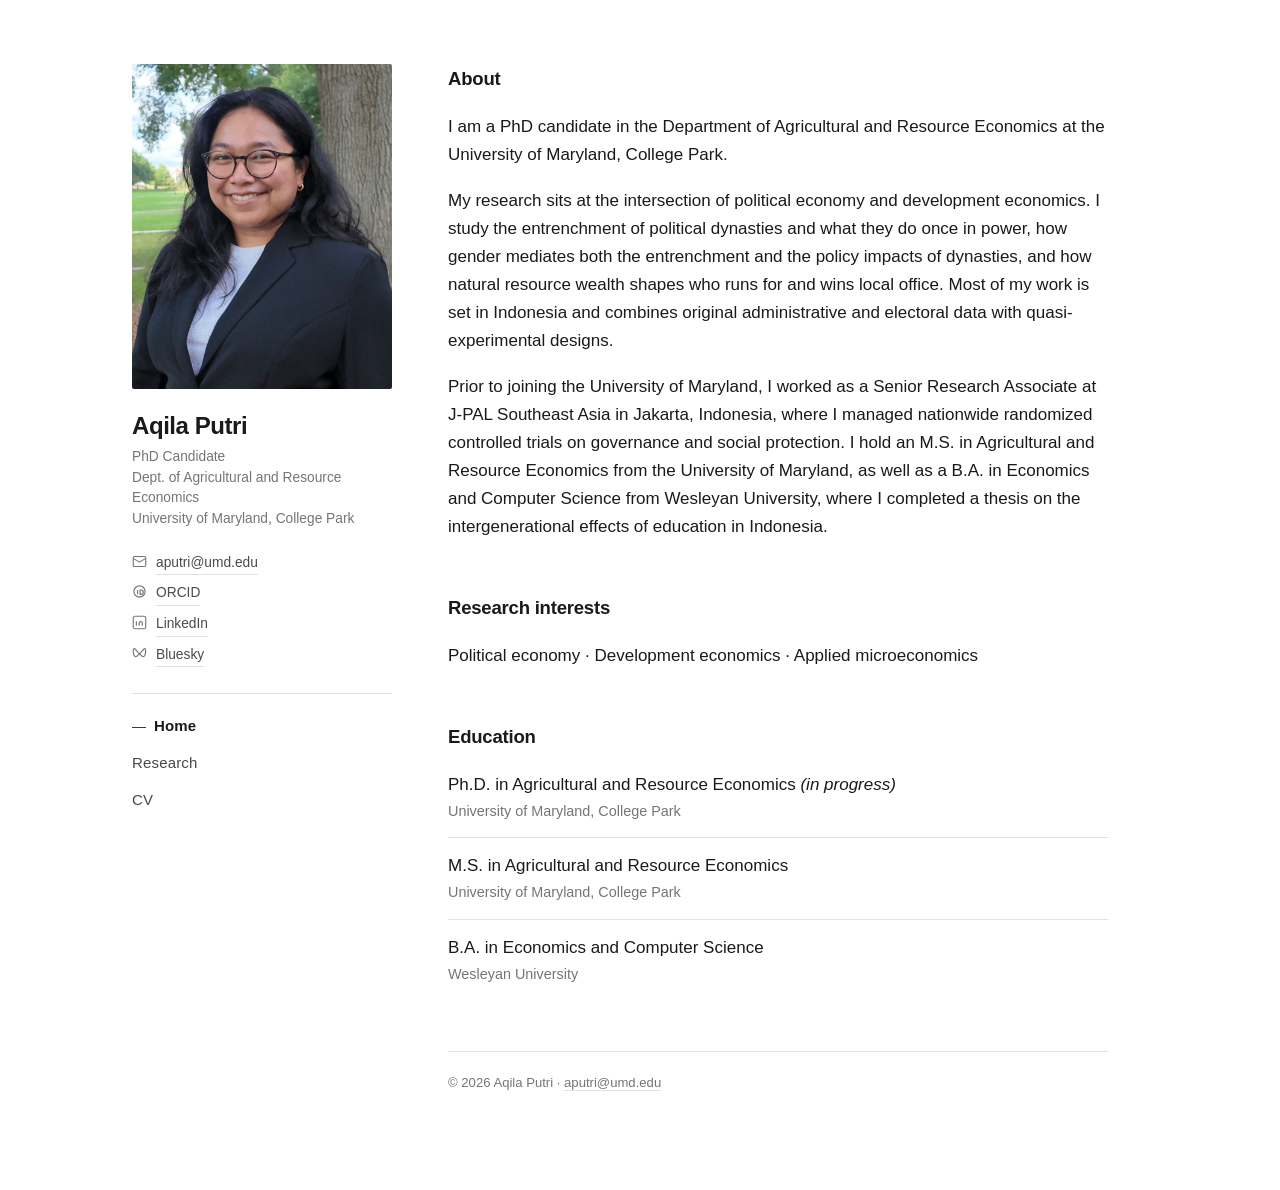
<file: index.html>
<!DOCTYPE html>
<html lang="en">
<head>
<meta charset="utf-8">
<meta name="viewport" content="width=device-width, initial-scale=1">
<title>Aqila Putri</title>
<meta name="description" content="Aqila Putri is a PhD candidate in the Department of Agricultural and Resource Economics at the University of Maryland, College Park, working in political economy, development economics, and applied microeconomics.">
<link rel="stylesheet" href="assets/style.css">
</head>
<body>

<div class="wrap">

  <!-- ================= SIDEBAR ================= -->
  <aside class="sidebar">
    <img class="portrait" src="assets/photo.jpg" alt="Aqila Putri">

    <h1>Aqila Putri</h1>
    <p class="affil">PhD Candidate<br>
      Dept. of Agricultural and Resource Economics<br>
      University of Maryland, College Park</p>

    <ul class="meta">
      <li>
        <span class="ico" aria-hidden="true"><svg width="15" height="15" viewBox="0 0 24 24" fill="none" stroke="currentColor" stroke-width="1.8"><rect x="2" y="4" width="20" height="16" rx="2"/><path d="m2 7 10 6 10-6"/></svg></span>
        <a href="mailto:aputri@umd.edu">aputri@umd.edu</a>
      </li>
      <li>
        <span class="ico" aria-hidden="true"><svg width="15" height="15" viewBox="0 0 24 24" fill="none" stroke="currentColor" stroke-width="1.8"><circle cx="12" cy="12" r="9"/><path d="M9 9.5v7M9 6.8v.01M13 16.5v-7h1.6a3.5 3.5 0 0 1 0 7Z"/></svg></span>
        <a href="https://orcid.org/0009-0000-8773-0417">ORCID</a>
      </li>
      <li>
        <span class="ico" aria-hidden="true"><svg width="15" height="15" viewBox="0 0 24 24" fill="none" stroke="currentColor" stroke-width="1.8"><rect x="2" y="2" width="20" height="20" rx="3"/><path d="M7 10v7M7 7v.01M11.5 17v-4a2.5 2.5 0 0 1 5 0v4"/></svg></span>
        <a href="https://www.linkedin.com/in/aqilaputri/">LinkedIn</a>
      </li>
      <li>
        <span class="ico" aria-hidden="true"><svg width="15" height="15" viewBox="0 0 24 24" fill="none" stroke="currentColor" stroke-width="1.8"><path d="M4 4c3 2.5 5.5 6 8 9 2.5-3 5-6.5 8-9 1.5 0 2 1.2 2 2.5 0 3-1 8-2 9.5-1 1.5-3.5 1-5-.5-1.2-1.2-2.2-2.5-3-3.6-.8 1.1-1.8 2.4-3 3.6-1.5 1.5-4 2-5 .5C3 15 2 10 2 6.5 2 5.2 2.5 4 4 4Z"/></svg></span>
        <a href="https://bsky.app/profile/aqilalistya.bsky.social">Bluesky</a>
      </li>
    </ul>

    <nav>
      <ul>
        <li><a href="index.html" class="here">Home</a></li>
        <li><a href="research.html">Research</a></li>
        <li><a href="cv.html">CV</a></li>
      </ul>
    </nav>
  </aside>

  <!-- ================= CONTENT ================= -->
  <main class="content">

    <div class="section">
      <h2>About</h2>
      <p>I am a PhD candidate in the Department of Agricultural and Resource Economics
        at the University of Maryland, College Park.</p>

      <p>My research sits at the intersection of political economy and development
        economics. I study the entrenchment of political dynasties and what they do
        once in power, how gender mediates both the entrenchment and the policy
        impacts of dynasties, and how natural resource wealth shapes who runs for and
        wins local office. Most of my work is set in Indonesia and combines original
        administrative and electoral data with quasi-experimental designs.</p>

      <p>Prior to joining the University of Maryland, I worked as a Senior Research
        Associate at J-PAL Southeast Asia in Jakarta, Indonesia, where I managed
        nationwide randomized controlled trials on governance and social protection.
        I hold an M.S. in Agricultural and Resource Economics from the University of
        Maryland, as well as a B.A. in Economics and Computer Science from Wesleyan
        University, where I completed a thesis on the intergenerational effects of
        education in Indonesia.</p>
    </div>

    <div class="section">
      <h2>Research interests</h2>
      <p>Political economy &middot; Development economics &middot; Applied microeconomics</p>
    </div>

    <div class="section">
      <h2>Education</h2>
      <ul class="edu">
        <li>
          <span class="degree">Ph.D. in Agricultural and Resource Economics <em>(in progress)</em></span>
          <span class="school">University of Maryland, College Park</span>
        </li>
        <li>
          <span class="degree">M.S. in Agricultural and Resource Economics</span>
          <span class="school">University of Maryland, College Park</span>
        </li>
        <li>
          <span class="degree">B.A. in Economics and Computer Science</span>
          <span class="school">Wesleyan University</span>
        </li>
      </ul>
    </div>

    <footer>
      &copy; 2026 Aqila Putri &middot; <a href="mailto:aputri@umd.edu">aputri@umd.edu</a>
    </footer>

  </main>
</div>

</body>
</html>
</file>
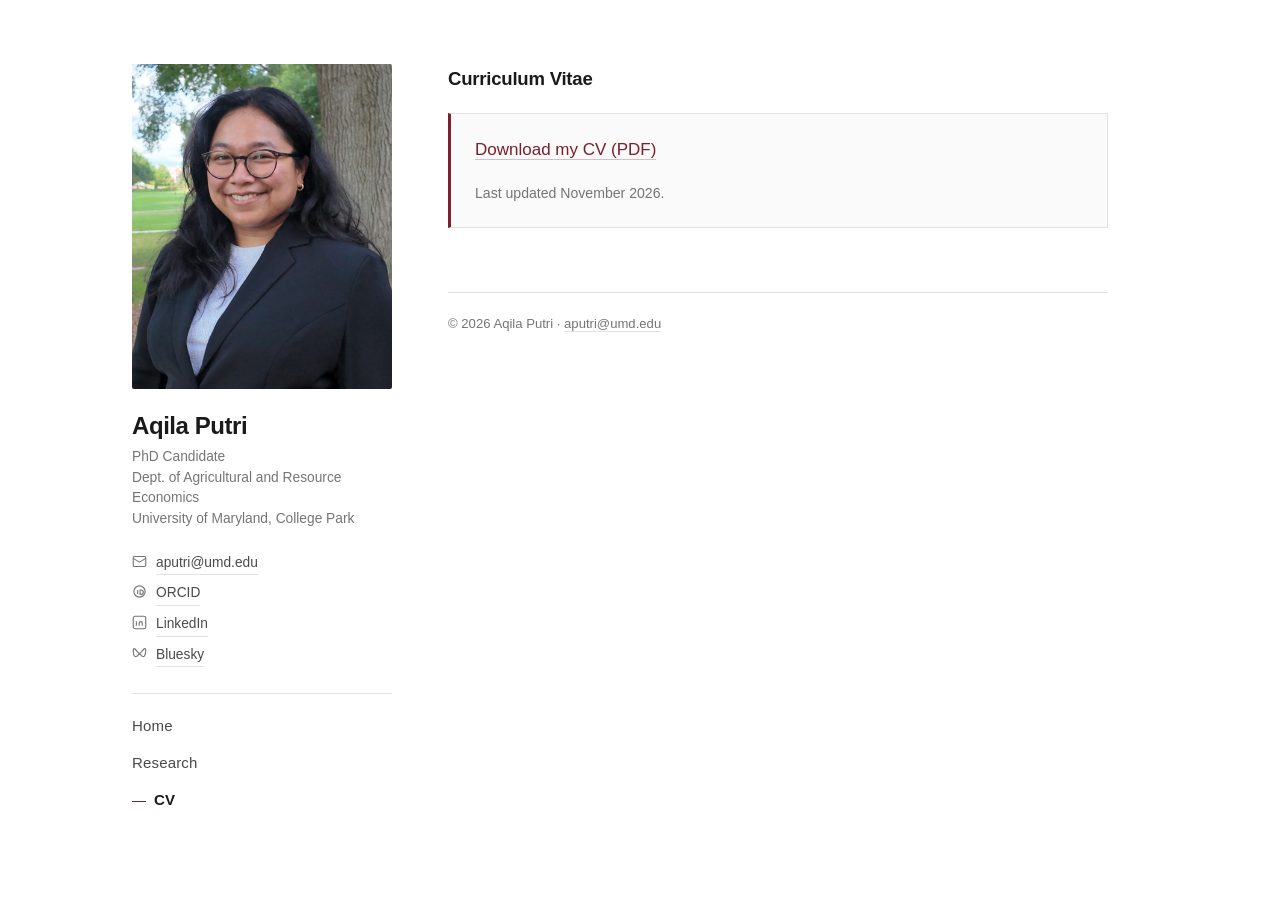
<file: cv.html>
<!DOCTYPE html>
<html lang="en">
<head>
<meta charset="utf-8">
<meta name="viewport" content="width=device-width, initial-scale=1">
<title>CV &middot; Aqila Putri</title>
<meta name="description" content="Curriculum vitae of Aqila Putri.">
<link rel="stylesheet" href="assets/style.css">
</head>
<body>

<div class="wrap">

  <!-- ================= SIDEBAR ================= -->
  <aside class="sidebar">
    <img class="portrait" src="assets/photo.jpg" alt="Aqila Putri">

    <h1>Aqila Putri</h1>
    <p class="affil">PhD Candidate<br>
      Dept. of Agricultural and Resource Economics<br>
      University of Maryland, College Park</p>

    <ul class="meta">
      <li>
        <span class="ico" aria-hidden="true"><svg width="15" height="15" viewBox="0 0 24 24" fill="none" stroke="currentColor" stroke-width="1.8"><rect x="2" y="4" width="20" height="16" rx="2"/><path d="m2 7 10 6 10-6"/></svg></span>
        <a href="mailto:aputri@umd.edu">aputri@umd.edu</a>
      </li>
      <li>
        <span class="ico" aria-hidden="true"><svg width="15" height="15" viewBox="0 0 24 24" fill="none" stroke="currentColor" stroke-width="1.8"><circle cx="12" cy="12" r="9"/><path d="M9 9.5v7M9 6.8v.01M13 16.5v-7h1.6a3.5 3.5 0 0 1 0 7Z"/></svg></span>
        <a href="https://orcid.org/0009-0000-8773-0417">ORCID</a>
      </li>
      <li>
        <span class="ico" aria-hidden="true"><svg width="15" height="15" viewBox="0 0 24 24" fill="none" stroke="currentColor" stroke-width="1.8"><rect x="2" y="2" width="20" height="20" rx="3"/><path d="M7 10v7M7 7v.01M11.5 17v-4a2.5 2.5 0 0 1 5 0v4"/></svg></span>
        <a href="https://www.linkedin.com/in/aqilaputri/">LinkedIn</a>
      </li>
      <li>
        <span class="ico" aria-hidden="true"><svg width="15" height="15" viewBox="0 0 24 24" fill="none" stroke="currentColor" stroke-width="1.8"><path d="M4 4c3 2.5 5.5 6 8 9 2.5-3 5-6.5 8-9 1.5 0 2 1.2 2 2.5 0 3-1 8-2 9.5-1 1.5-3.5 1-5-.5-1.2-1.2-2.2-2.5-3-3.6-.8 1.1-1.8 2.4-3 3.6-1.5 1.5-4 2-5 .5C3 15 2 10 2 6.5 2 5.2 2.5 4 4 4Z"/></svg></span>
        <a href="https://bsky.app/profile/aqilalistya.bsky.social">Bluesky</a>
      </li>
    </ul>

    <nav>
      <ul>
        <li><a href="index.html">Home</a></li>
        <li><a href="research.html">Research</a></li>
        <li><a href="cv.html" class="here">CV</a></li>
      </ul>
    </nav>
  </aside>

  <!-- ================= CONTENT ================= -->
  <main class="content">

    <div class="section">
      <h2>Curriculum Vitae</h2>

      <div class="callout">
        <!-- The PDF lives in this repo at assets/cv.pdf. To update it, upload a new
             file under that exact same name and this link keeps working. -->
        <p><a href="assets/cv.pdf">Download my CV (PDF)</a></p>
        <p style="font-size:0.88rem; color:var(--ink-faint); margin-top:10px;">
          Last updated November 2026.
        </p>
      </div>
    </div>

    <footer>
      &copy; 2026 Aqila Putri &middot; <a href="mailto:aputri@umd.edu">aputri@umd.edu</a>
    </footer>

  </main>
</div>

</body>
</html>
</file>
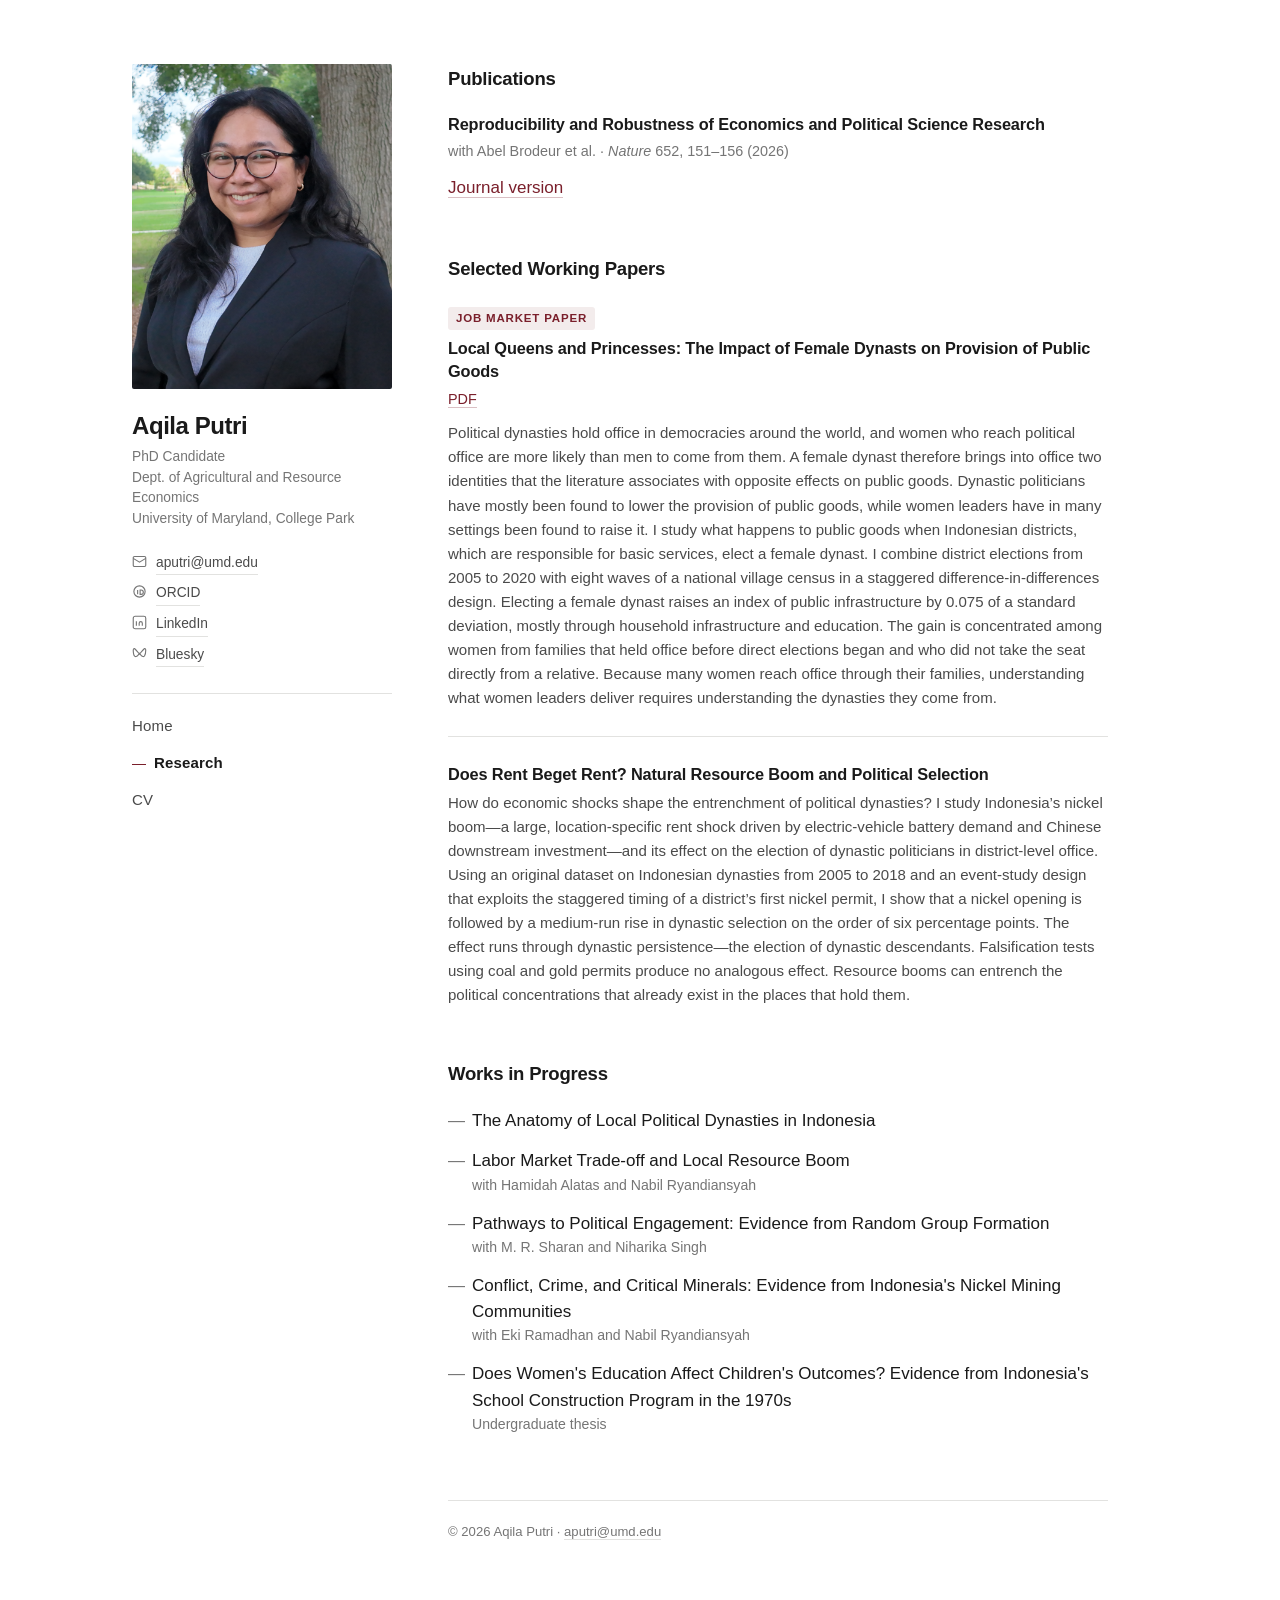
<file: research.html>
<!DOCTYPE html>
<html lang="en">
<head>
<meta charset="utf-8">
<meta name="viewport" content="width=device-width, initial-scale=1">
<title>Research &middot; Aqila Putri</title>
<meta name="description" content="Publications, working papers, and works in progress by Aqila Putri.">
<link rel="stylesheet" href="assets/style.css">
<style>
  .abstract { margin-top: 12px; }
  /* .tag is defined in style.css but unused elsewhere; this keeps it tight
     against the title instead of inheriting the paragraph's bottom margin. */
  .content p.tag { margin-bottom: 7px; }
</style>
</head>
<body>

<div class="wrap">

  <!-- ================= SIDEBAR ================= -->
  <aside class="sidebar">
    <img class="portrait" src="assets/photo.jpg" alt="Aqila Putri">

    <h1>Aqila Putri</h1>
    <p class="affil">PhD Candidate<br>
      Dept. of Agricultural and Resource Economics<br>
      University of Maryland, College Park</p>

    <ul class="meta">
      <li>
        <span class="ico" aria-hidden="true"><svg width="15" height="15" viewBox="0 0 24 24" fill="none" stroke="currentColor" stroke-width="1.8"><rect x="2" y="4" width="20" height="16" rx="2"/><path d="m2 7 10 6 10-6"/></svg></span>
        <a href="mailto:aputri@umd.edu">aputri@umd.edu</a>
      </li>
      <li>
        <span class="ico" aria-hidden="true"><svg width="15" height="15" viewBox="0 0 24 24" fill="none" stroke="currentColor" stroke-width="1.8"><circle cx="12" cy="12" r="9"/><path d="M9 9.5v7M9 6.8v.01M13 16.5v-7h1.6a3.5 3.5 0 0 1 0 7Z"/></svg></span>
        <a href="https://orcid.org/0009-0000-8773-0417">ORCID</a>
      </li>
      <li>
        <span class="ico" aria-hidden="true"><svg width="15" height="15" viewBox="0 0 24 24" fill="none" stroke="currentColor" stroke-width="1.8"><rect x="2" y="2" width="20" height="20" rx="3"/><path d="M7 10v7M7 7v.01M11.5 17v-4a2.5 2.5 0 0 1 5 0v4"/></svg></span>
        <a href="https://www.linkedin.com/in/aqilaputri/">LinkedIn</a>
      </li>
      <li>
        <span class="ico" aria-hidden="true"><svg width="15" height="15" viewBox="0 0 24 24" fill="none" stroke="currentColor" stroke-width="1.8"><path d="M4 4c3 2.5 5.5 6 8 9 2.5-3 5-6.5 8-9 1.5 0 2 1.2 2 2.5 0 3-1 8-2 9.5-1 1.5-3.5 1-5-.5-1.2-1.2-2.2-2.5-3-3.6-.8 1.1-1.8 2.4-3 3.6-1.5 1.5-4 2-5 .5C3 15 2 10 2 6.5 2 5.2 2.5 4 4 4Z"/></svg></span>
        <a href="https://bsky.app/profile/aqilalistya.bsky.social">Bluesky</a>
      </li>
    </ul>

    <nav>
      <ul>
        <li><a href="index.html">Home</a></li>
        <li><a href="research.html" class="here">Research</a></li>
        <li><a href="cv.html">CV</a></li>
      </ul>
    </nav>
  </aside>

  <!-- ================= CONTENT ================= -->
  <main class="content">

    <!-- ---------- Publications ---------- -->
    <div class="section">
      <h2>Publications</h2>

      <div class="paper">
        <p class="title">Reproducibility and Robustness of Economics and Political Science Research</p>
        <p class="byline">with Abel Brodeur et al. &middot; <em>Nature</em> 652, 151&ndash;156 (2026)</p>
        <p><a href="https://www.nature.com/articles/s41586-026-10251-x">Journal version</a></p>
      </div>
    </div>

    <!-- ---------- Working papers ---------- -->
    <div class="section">
      <h2>Selected Working Papers</h2>

      <div class="paper">
        <p class="tag">Job Market Paper</p>
        <p class="title">Local Queens and Princesses: The Impact of Female Dynasts on Provision of Public Goods</p>
        <p class="byline"><a href="assets/putri_jmp.pdf">PDF</a></p>
        <p class="abstract">
          Political dynasties hold office in democracies around the world, and women who
          reach political office are more likely than men to come from them. A female dynast
          therefore brings into office two identities that the literature associates with
          opposite effects on public goods. Dynastic politicians have mostly been found to
          lower the provision of public goods, while women leaders have in many settings been
          found to raise it. I study what happens to public goods when Indonesian districts,
          which are responsible for basic services, elect a female dynast. I combine district
          elections from 2005 to 2020 with eight waves of a national village census in a
          staggered difference-in-differences design. Electing a female dynast raises an
          index of public infrastructure by 0.075 of a standard deviation, mostly through
          household infrastructure and education. The gain is concentrated among women from
          families that held office before direct elections began and who did not take the
          seat directly from a relative. Because many women reach office through their
          families, understanding what women leaders deliver requires understanding the
          dynasties they come from.
        </p>
      </div>

      <div class="paper">
        <p class="title">Does Rent Beget Rent? Natural Resource Boom and Political Selection</p>
        <p class="abstract">
          How do economic shocks shape the entrenchment of political dynasties? I study
          Indonesia&rsquo;s nickel boom&mdash;a large, location-specific rent shock driven by
          electric-vehicle battery demand and Chinese downstream investment&mdash;and its
          effect on the election of dynastic politicians in district-level office. Using an
          original dataset on Indonesian dynasties from 2005 to 2018 and an event-study
          design that exploits the staggered timing of a district&rsquo;s first nickel permit,
          I show that a nickel opening is followed by a medium-run rise in dynastic
          selection on the order of six percentage points. The effect runs through dynastic
          persistence&mdash;the election of dynastic descendants. Falsification tests using
          coal and gold permits produce no analogous effect. Resource booms can entrench the
          political concentrations that already exist in the places that hold them.
        </p>
      </div>
    </div>

    <!-- ---------- Works in progress ---------- -->
    <div class="section">
      <h2>Works in Progress</h2>
      <ul class="wip">
        <li>The Anatomy of Local Political Dynasties in Indonesia</li>
        <li>Labor Market Trade-off and Local Resource Boom
          <span class="with">with Hamidah Alatas and Nabil Ryandiansyah</span></li>
        <li>Pathways to Political Engagement: Evidence from Random Group Formation
          <span class="with">with M. R. Sharan and Niharika Singh</span></li>
        <li>Conflict, Crime, and Critical Minerals: Evidence from Indonesia's Nickel Mining Communities
          <span class="with">with Eki Ramadhan and Nabil Ryandiansyah</span></li>
        <li>Does Women's Education Affect Children's Outcomes? Evidence from Indonesia's School Construction Program in the 1970s
          <span class="with">Undergraduate thesis</span></li>
      </ul>
    </div>

    <footer>
      &copy; 2026 Aqila Putri &middot; <a href="mailto:aputri@umd.edu">aputri@umd.edu</a>
    </footer>

  </main>
</div>

</body>
</html>
</file>
<file: assets/style.css>
/* ---------------------------------------------------------------
   Aqila Putri — academic site
   Clean, minimal, sidebar layout. No build step, no dependencies.
   --------------------------------------------------------------- */

:root {
  --ink:        #1a1a1a;
  --ink-soft:   #4a4a4a;
  --ink-faint:  #757575;
  --rule:       #e2e2e0;
  --accent:     #7a1f2b;   /* muted maroon — nods to UMD without shouting */
  --accent-soft:#f3ecec;
  --bg:         #ffffff;
  --sans: -apple-system, BlinkMacSystemFont, "Helvetica Neue", Helvetica, Arial, sans-serif;
}

* { box-sizing: border-box; }

html { -webkit-text-size-adjust: 100%; }

body {
  margin: 0;
  background: var(--bg);
  color: var(--ink);
  font-family: var(--sans);
  font-size: 17px;
  line-height: 1.65;
  -webkit-font-smoothing: antialiased;
}

a {
  color: var(--accent);
  text-decoration: none;
  border-bottom: 1px solid rgba(122, 31, 43, 0.28);
  transition: border-color .15s ease, color .15s ease;
}

a:hover {
  border-bottom-color: var(--accent);
}

/* ---------- Layout ---------- */

.wrap {
  max-width: 1080px;
  margin: 0 auto;
  padding: 0 32px;
  display: flex;
  align-items: flex-start;
  gap: 56px;
}

.sidebar {
  width: 260px;
  flex: 0 0 260px;
  padding: 64px 0 48px;
  position: sticky;
  top: 0;
}

.content {
  flex: 1 1 auto;
  min-width: 0;
  padding: 64px 0 96px;
  max-width: 660px;
}

/* ---------- Sidebar ---------- */

.portrait {
  width: 100%;
  aspect-ratio: 4 / 5;
  border-radius: 2px;
  object-fit: cover;
  display: block;
  margin-bottom: 22px;
  background: var(--accent-soft);
}

.sidebar h1 {
  font-size: 1.5rem;
  line-height: 1.25;
  font-weight: 700;
  margin: 0 0 6px;
  letter-spacing: -0.018em;
}

.sidebar .affil {
  font-size: 0.86rem;
  line-height: 1.5;
  color: var(--ink-faint);
  margin: 0 0 22px;
}

.meta {
  list-style: none;
  margin: 0 0 26px;
  padding: 0;
  font-size: 0.86rem;
}

.meta li {
  margin-bottom: 7px;
  display: flex;
  align-items: baseline;
  gap: 9px;
}

.meta .ico {
  flex: 0 0 15px;
  color: var(--ink-faint);
  display: inline-flex;
  align-items: center;
  justify-content: center;
  position: relative;
  top: 2px;
}

.meta .ico svg { display: block; }

.meta a {
  color: var(--ink-soft);
  border-bottom-color: var(--rule);
  word-break: break-word;
}

.meta a:hover {
  color: var(--accent);
  border-bottom-color: var(--accent);
}

/* ---------- Nav ---------- */

nav {
  border-top: 1px solid var(--rule);
  padding-top: 18px;
}

nav ul {
  list-style: none;
  margin: 0;
  padding: 0;
}

nav li { margin-bottom: 9px; }

nav a {
  font-size: 0.94rem;
  color: var(--ink-soft);
  border-bottom: none;
  letter-spacing: 0.01em;
}

nav a:hover { color: var(--accent); }

nav a.here {
  color: var(--ink);
  font-weight: 600;
}

nav a.here::before {
  content: "";
  display: inline-block;
  width: 14px;
  height: 1px;
  background: var(--accent);
  vertical-align: middle;
  margin-right: 8px;
}

/* ---------- Content typography ---------- */

.content h2 {
  font-size: 1.16rem;
  font-weight: 700;
  margin: 0 0 18px;
  letter-spacing: -0.012em;
}

.content h2 + p { margin-top: 0; }

.content .section {
  margin-bottom: 52px;
}

.content .section:last-child { margin-bottom: 0; }

.content p {
  margin: 0 0 18px;
}

.content p:last-child { margin-bottom: 0; }

/* ---------- Education list ---------- */

.edu {
  list-style: none;
  margin: 0;
  padding: 0;
}

.edu li {
  padding: 0 0 14px 0;
  margin-bottom: 14px;
  border-bottom: 1px solid var(--rule);
}

.edu li:last-child {
  border-bottom: none;
  margin-bottom: 0;
  padding-bottom: 0;
}

.edu .degree { display: block; }

.edu .school {
  display: block;
  font-size: 0.9rem;
  color: var(--ink-faint);
  margin-top: 1px;
}

/* ---------- Papers ---------- */

.paper {
  padding-bottom: 26px;
  margin-bottom: 26px;
  border-bottom: 1px solid var(--rule);
}

.paper:last-child {
  border-bottom: none;
  margin-bottom: 0;
  padding-bottom: 0;
}

.paper .title {
  font-size: 1.02rem;
  font-weight: 600;
  line-height: 1.4;
  margin: 0 0 5px;
  letter-spacing: -0.008em;
}

.paper .byline {
  font-size: 0.9rem;
  color: var(--ink-faint);
  margin: 0 0 10px;
}

.paper .byline em { font-style: italic; }

.abstract {
  font-size: 0.94rem;
  line-height: 1.6;
  color: var(--ink-soft);
  margin: 0;
}

.abstract[hidden] { display: none; }

.toggle {
  background: none;
  border: none;
  padding: 0;
  margin: 0 0 10px;
  font: inherit;
  font-size: 0.84rem;
  letter-spacing: 0.04em;
  text-transform: uppercase;
  color: var(--accent);
  cursor: pointer;
  border-bottom: 1px solid rgba(122, 31, 43, 0.28);
  line-height: 1.4;
}

.toggle:hover { border-bottom-color: var(--accent); }

.tag {
  display: inline-block;
  font-size: 0.72rem;
  letter-spacing: 0.07em;
  text-transform: uppercase;
  color: var(--accent);
  background: var(--accent-soft);
  padding: 2px 8px;
  border-radius: 3px;
  margin-bottom: 8px;
  font-weight: 600;
}

/* ---------- Simple list (works in progress) ---------- */

.wip {
  list-style: none;
  margin: 0;
  padding: 0;
}

.wip li {
  padding-left: 24px;
  position: relative;
  margin-bottom: 14px;
  line-height: 1.55;
}

.wip li::before {
  content: "—";
  position: absolute;
  left: 0;
  color: var(--ink-faint);
}

.wip .with {
  display: block;
  font-size: 0.88rem;
  color: var(--ink-faint);
}

/* ---------- Callout (CV page) ---------- */

.callout {
  border: 1px solid var(--rule);
  border-left: 3px solid var(--accent);
  padding: 22px 24px;
  background: #fbfafa;
}

.callout p:last-child { margin-bottom: 0; }

/* ---------- Footer ---------- */

footer {
  margin-top: 64px;
  padding-top: 20px;
  border-top: 1px solid var(--rule);
  font-size: 0.82rem;
  color: var(--ink-faint);
}

footer a { color: var(--ink-faint); border-bottom-color: var(--rule); }

/* ---------- Responsive ---------- */

@media (max-width: 800px) {
  body { font-size: 16px; }

  .wrap {
    flex-direction: column;
    gap: 0;
    padding: 0 24px;
  }

  .sidebar {
    width: 100%;
    flex: 1 1 auto;
    position: static;
    padding: 44px 0 26px;
    text-align: center;
  }

  .portrait {
    margin: 0 auto 20px;
    width: 210px;
  }

  .meta {
    display: inline-block;
    text-align: left;
  }

  nav {
    margin-top: 4px;
  }

  nav ul {
    display: flex;
    flex-wrap: wrap;
    justify-content: center;
    gap: 6px 22px;
  }

  nav li { margin-bottom: 0; }

  nav a.here::before { display: none; }

  .content {
    padding: 30px 0 72px;
    max-width: none;
  }
}
</file>
